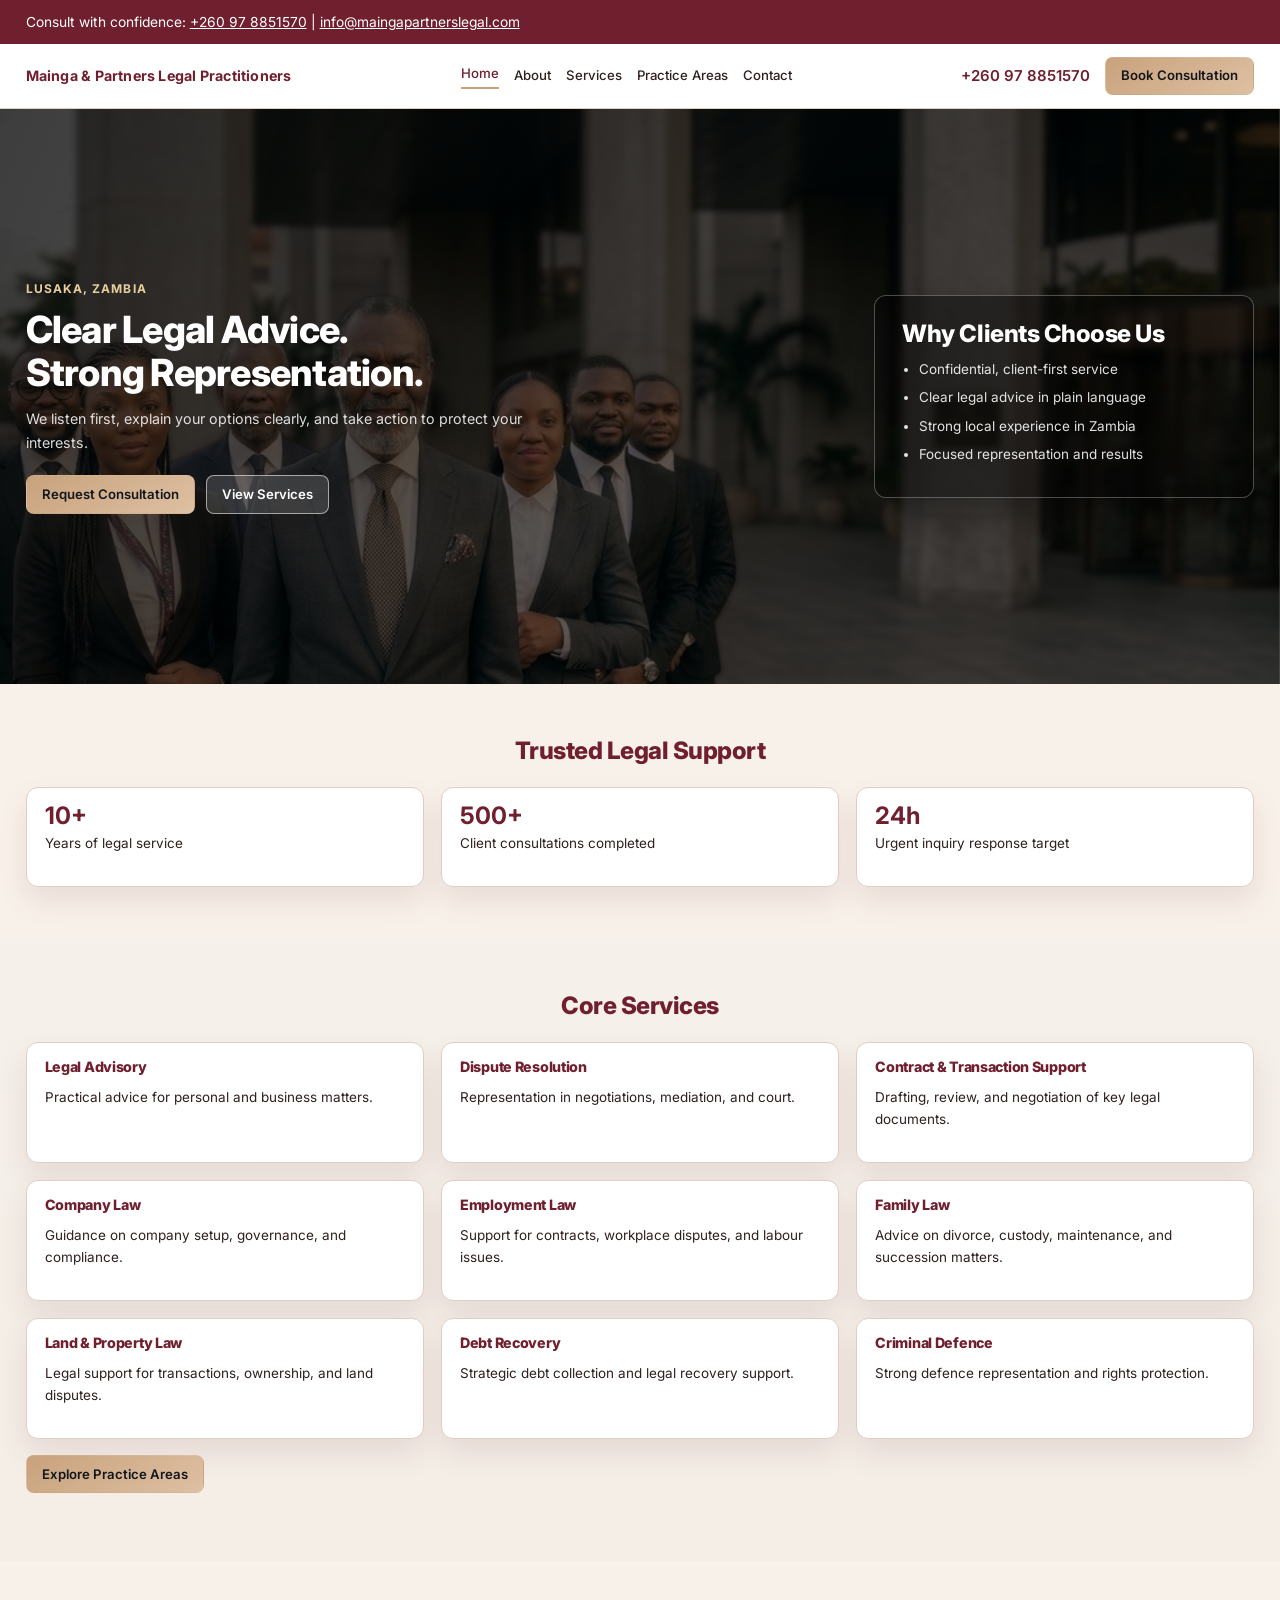
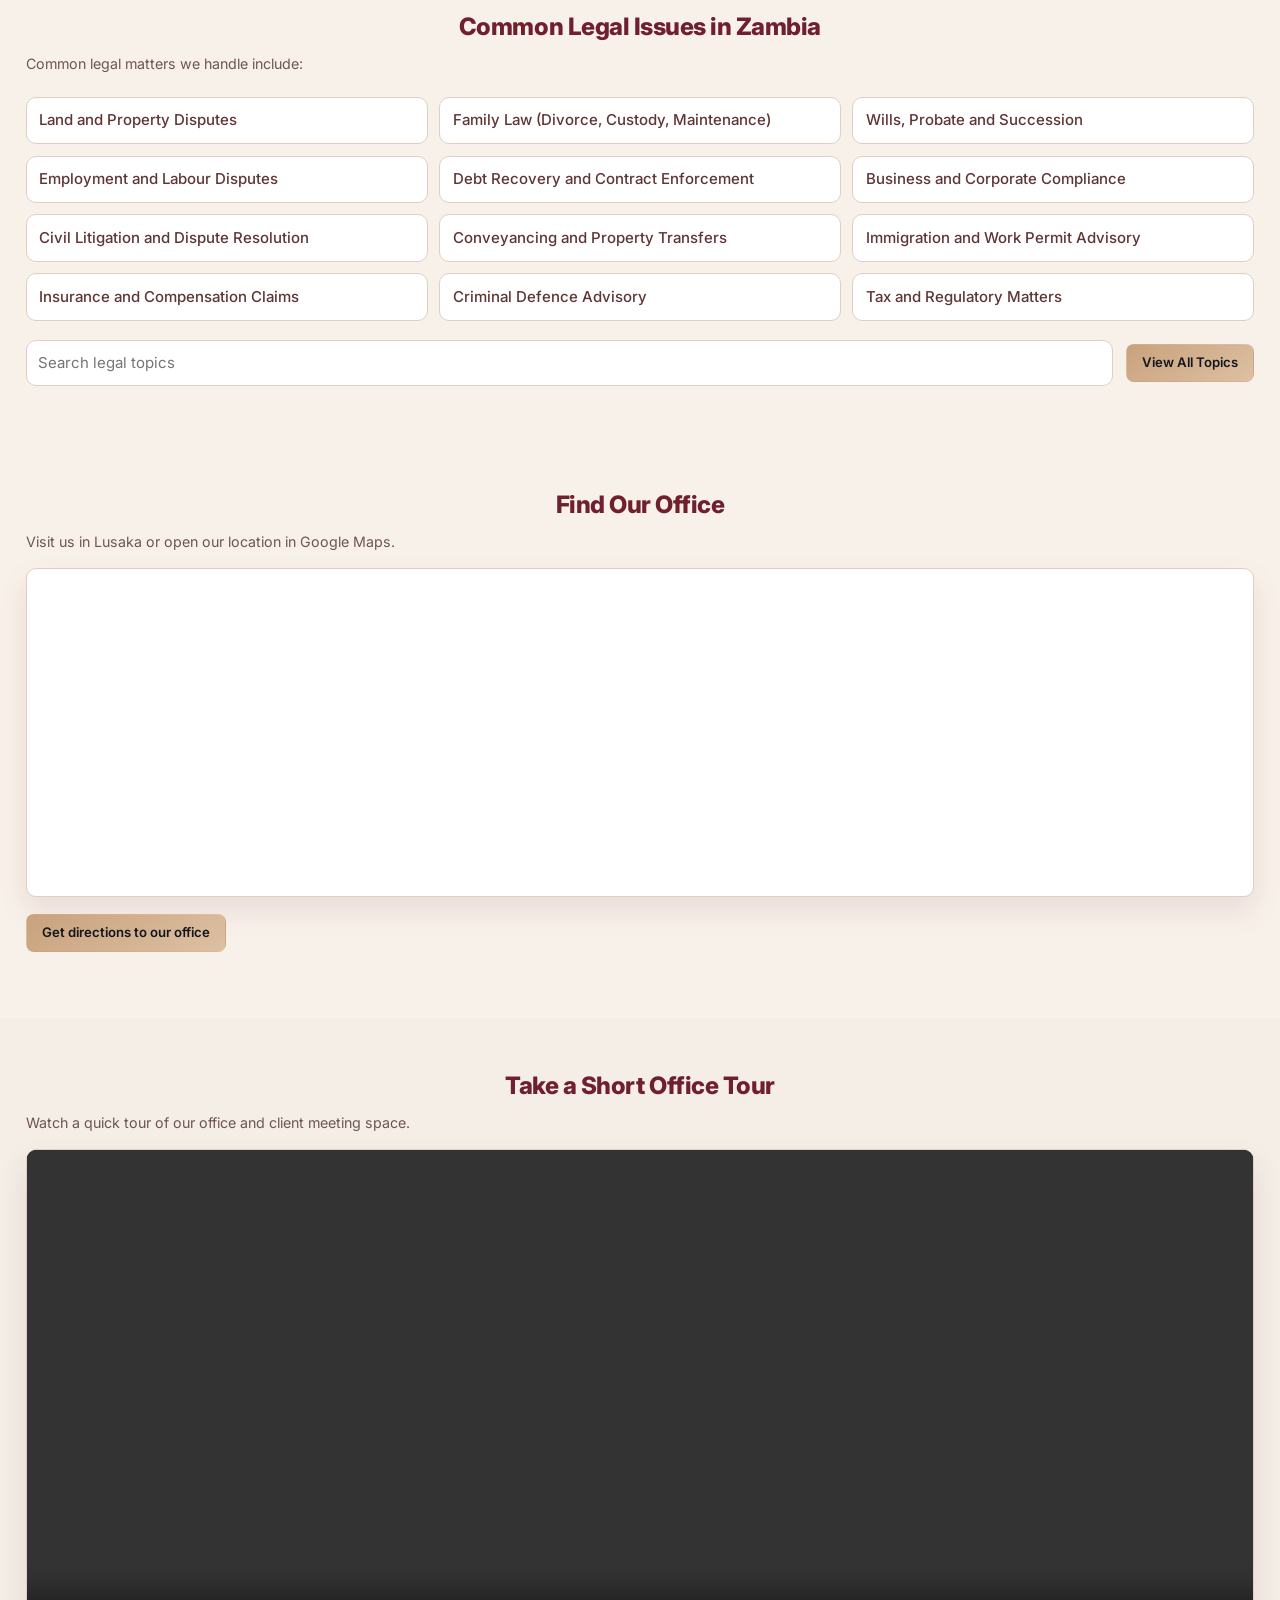
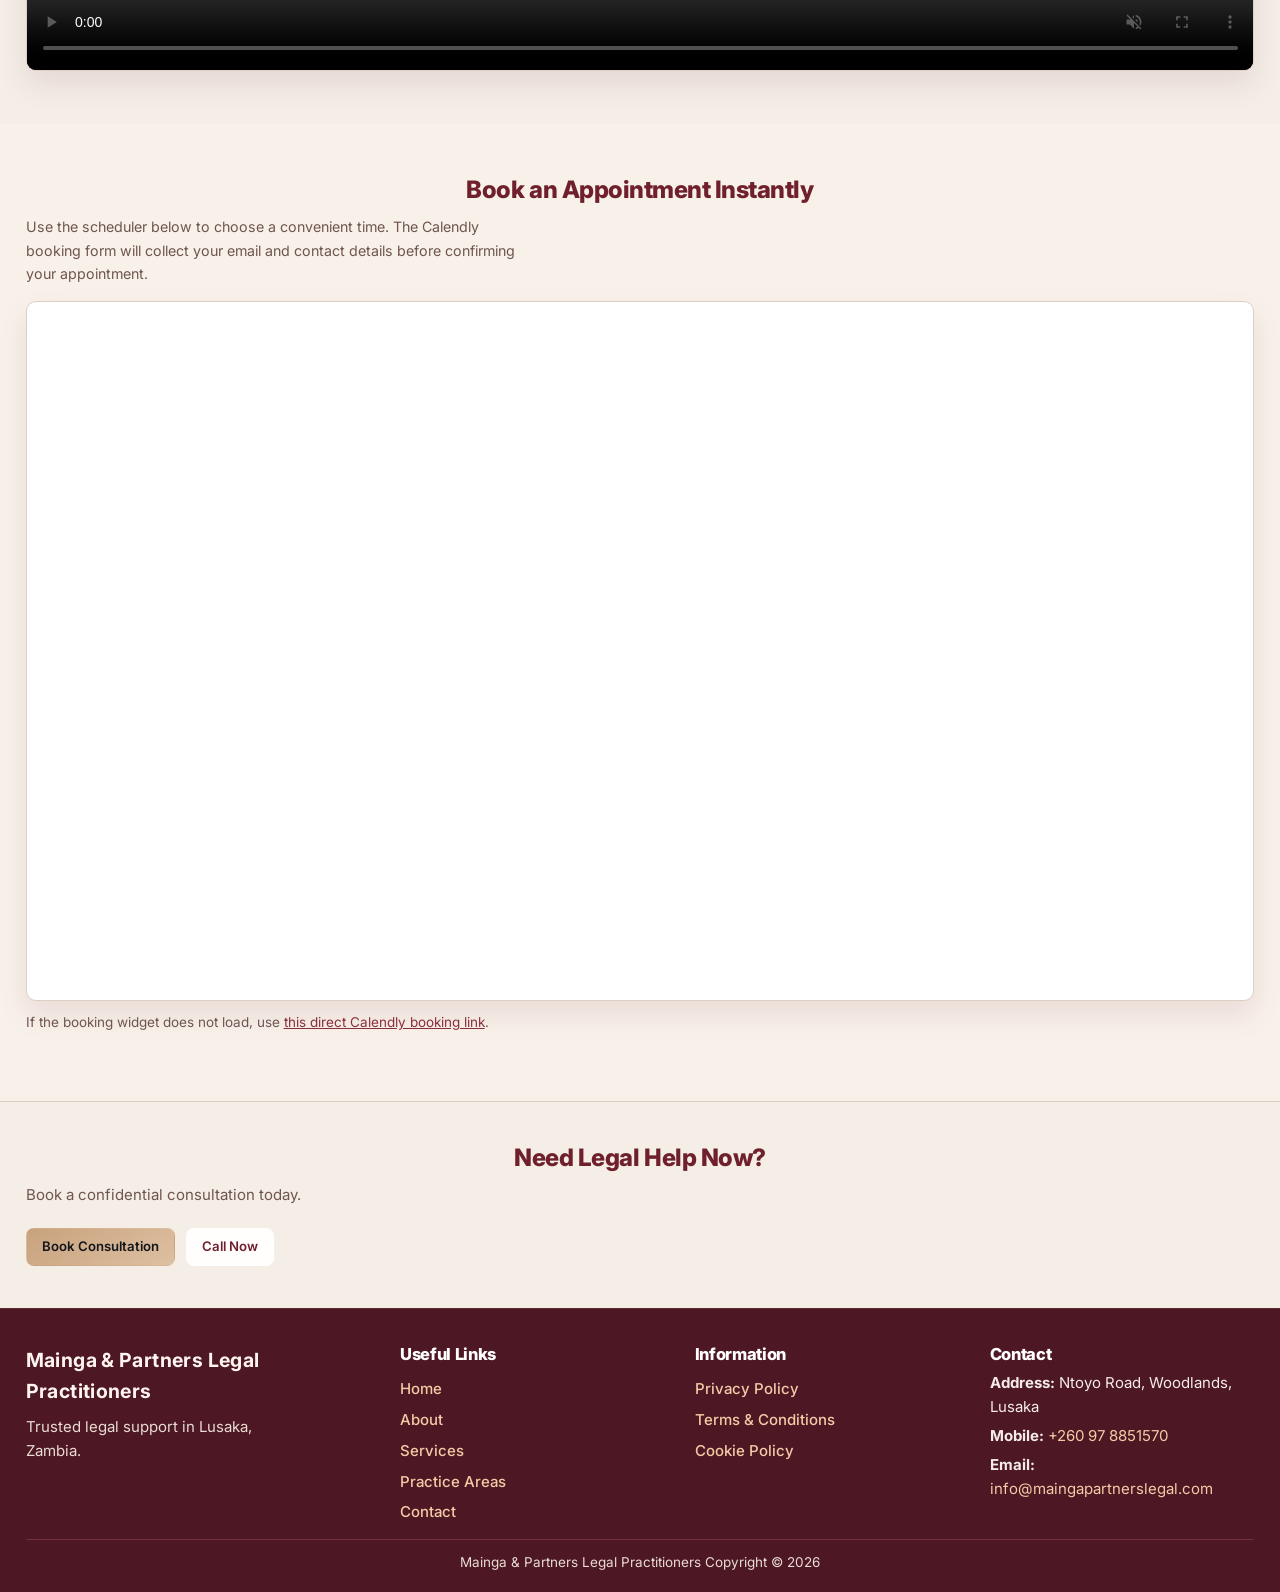
<file: index.html>
<!doctype html>
<html lang="en">
<head>
  <meta charset="UTF-8">
  <meta name="viewport" content="width=device-width, initial-scale=1.0">
  <title>Mainga & Partners Legal Practitioners | Trusted Lawyers in Lusaka</title>
  <meta name="description" content="Mainga & Partners Legal Practitioners provides clear, confidential legal support for individuals and businesses in Lusaka, Zambia.">
  <link rel="stylesheet" href="./styles.css?v=20260401-6">
</head>
<body>
  <a class="skip-link" href="#main-content">Skip to main content</a>

  <div class="top-contact-bar">
    <div class="container top-contact-inner">
      <p>Consult with confidence: <a href="tel:+260978851570">+260 97 8851570</a> | <a href="mailto:info@maingapartnerslegal.com">info@maingapartnerslegal.com</a></p>
    </div>
  </div>

  <header class="site-header" id="top">
    <div class="container header-inner">
      <a href="./index.html" class="logo" aria-label="Mainga & Partners Legal Practitioners home">Mainga & Partners Legal Practitioners</a>
      <button class="menu-toggle" aria-expanded="false" aria-controls="primary-nav">Menu</button>
      <nav class="primary-nav" id="primary-nav" aria-label="Primary">
        <a class="active" href="./index.html">Home</a>
        <a href="./about.html">About</a>
        <a href="./services.html">Services</a>
        <a href="./practice-areas.html">Practice Areas</a>
        <a href="./contact.html">Contact</a>
      </nav>
      <div class="header-actions">
        <a class="phone-link" href="tel:+260978851570">+260 97 8851570</a>
        <a class="btn btn-primary" href="./contact.html#contact-form-panel">Book Consultation</a>
      </div>
    </div>
  </header>

  <main id="main-content">
    <section class="hero">
      <div class="container">
        <div class="hero-grid">
          <div class="hero-copy">
            <p class="eyebrow">Lusaka, Zambia</p>
            <h1>Clear Legal Advice.<br>Strong Representation.</h1>
            <p class="hero-support">We listen first, explain your options clearly, and take action to protect your interests.</p>
            <div class="hero-cta-group">
              <a class="btn btn-primary" href="./contact.html#contact-form-panel">Request Consultation</a>
              <a class="btn btn-secondary" href="./services.html">View Services</a>
            </div>
          </div>
          <aside class="hero-card">
            <h2>Why Clients Choose Us</h2>
            <ul class="feature-list">
              <li>Confidential, client-first service</li>
              <li>Clear legal advice in plain language</li>
              <li>Strong local experience in Zambia</li>
              <li>Focused representation and results</li>
            </ul>
          </aside>
        </div>
      </div>
    </section>

    <section class="section section-muted">
      <div class="container">
        <h2>Trusted Legal Support</h2>
        <div class="stats-grid">
          <article class="stat-card">
            <p class="stat-value">10+</p>
            <p>Years of legal service</p>
          </article>
          <article class="stat-card">
            <p class="stat-value">500+</p>
            <p>Client consultations completed</p>
          </article>
          <article class="stat-card">
            <p class="stat-value">24h</p>
            <p>Urgent inquiry response target</p>
          </article>
        </div>
      </div>
    </section>

    <section class="section">
      <div class="container">
        <h2>Core Services</h2>
        <div class="card-grid">
          <article class="info-card">
            <h3>Legal Advisory</h3>
            <p>Practical advice for personal and business matters.</p>
          </article>
          <article class="info-card">
            <h3>Dispute Resolution</h3>
            <p>Representation in negotiations, mediation, and court.</p>
          </article>
          <article class="info-card">
            <h3>Contract & Transaction Support</h3>
            <p>Drafting, review, and negotiation of key legal documents.</p>
          </article>
          <article class="info-card">
            <h3>Company Law</h3>
            <p>Guidance on company setup, governance, and compliance.</p>
          </article>
          <article class="info-card">
            <h3>Employment Law</h3>
            <p>Support for contracts, workplace disputes, and labour issues.</p>
          </article>
          <article class="info-card">
            <h3>Family Law</h3>
            <p>Advice on divorce, custody, maintenance, and succession matters.</p>
          </article>
          <article class="info-card">
            <h3>Land & Property Law</h3>
            <p>Legal support for transactions, ownership, and land disputes.</p>
          </article>
          <article class="info-card">
            <h3>Debt Recovery</h3>
            <p>Strategic debt collection and legal recovery support.</p>
          </article>
          <article class="info-card">
            <h3>Criminal Defence</h3>
            <p>Strong defence representation and rights protection.</p>
          </article>
        </div>
        <p class="section-cta-inline"><a class="btn btn-primary" href="./practice-areas.html">Explore Practice Areas</a></p>
      </div>
    </section>

    <section class="section section-muted">
      <div class="container">
        <h2>Common Legal Issues in Zambia</h2>
        <p class="hero-support">Common legal matters we handle include:</p>
        <ul class="issues-grid">
          <li class="issue-item">Land and Property Disputes</li>
          <li class="issue-item">Family Law (Divorce, Custody, Maintenance)</li>
          <li class="issue-item">Wills, Probate and Succession</li>
          <li class="issue-item">Employment and Labour Disputes</li>
          <li class="issue-item">Debt Recovery and Contract Enforcement</li>
          <li class="issue-item">Business and Corporate Compliance</li>
          <li class="issue-item">Civil Litigation and Dispute Resolution</li>
          <li class="issue-item">Conveyancing and Property Transfers</li>
          <li class="issue-item">Immigration and Work Permit Advisory</li>
          <li class="issue-item">Insurance and Compensation Claims</li>
          <li class="issue-item">Criminal Defence Advisory</li>
          <li class="issue-item">Tax and Regulatory Matters</li>
        </ul>
        <div class="issues-actions">
          <input class="issues-search" type="search" placeholder="Search legal topics" aria-label="Search legal topics">
          <a class="btn btn-primary" href="./practice-areas.html">View All Topics</a>
        </div>
      </div>
    </section>

    <section class="section section-muted">
      <div class="container">
        <h2>Find Our Office</h2>
        <p class="hero-support">Visit us in Lusaka or open our location in Google Maps.</p>
        <div class="map-frame">
          <iframe
            title="Mainga and Partners Legal Practitioners location map"
            src="https://www.google.com/maps?q=Ntoyo+Road,+Woodlands,+Lusaka&z=17&output=embed"
            loading="lazy"
            referrerpolicy="no-referrer-when-downgrade"
            allowfullscreen></iframe>
        </div>
        <p class="section-cta-inline">
          <a class="btn btn-primary" href="https://www.google.com/maps/search/?api=1&query=Ntoyo+Road,+Woodlands,+Lusaka" target="_blank" rel="noopener noreferrer">Get directions to our office</a>
        </p>
      </div>
    </section>

    <section class="section" id="office-tour">
      <div class="container">
        <h2>Take a Short Office Tour</h2>
        <p class="hero-support">Watch a quick tour of our office and client meeting space.</p>
        <div class="video-panel">
          <video class="office-tour-video" controls muted playsinline preload="metadata">
            <source src="./Assets/linkedin-video.mp4" type="video/mp4">
            Your browser does not support HTML5 video playback.
          </video>
        </div>
      </div>
    </section>

    <section class="section section-muted" id="book-appointment">
      <div class="container">
        <h2>Book an Appointment Instantly</h2>
        <p class="hero-support">Use the scheduler below to choose a convenient time. The Calendly booking form will collect your email and contact details before confirming your appointment.</p>
        <div
          class="calendly-inline-widget"
          data-url="https://calendly.com/support-gymz/30min?hide_gdpr_banner=1"
          style="min-width:320px;height:700px;"></div>
        <p class="video-note">If the booking widget does not load, use <a href="https://calendly.com/support-gymz/30min" target="_blank" rel="noopener noreferrer">this direct Calendly booking link</a>.</p>
      </div>
    </section>

    <section class="section final-cta">
      <div class="container final-cta-inner">
        <h2>Need Legal Help Now?</h2>
        <p>Book a confidential consultation today.</p>
        <div class="hero-cta-group">
          <a class="btn btn-primary" href="./contact.html#contact-form-panel">Book Consultation</a>
          <a class="btn btn-secondary" href="tel:+260978851570">Call Now</a>
        </div>
      </div>
    </section>
  </main>

  <footer class="site-footer">
    <div class="container footer-grid">
      <div class="footer-brand">
        <a href="./index.html" class="logo">Mainga & Partners Legal Practitioners</a>
        <p>Trusted legal support in Lusaka, Zambia.</p>
      </div>
      <nav class="footer-links" aria-label="Useful links">
        <h3 class="footer-title">Useful Links</h3>
        <a href="./index.html">Home</a>
        <a href="./about.html">About</a>
        <a href="./services.html">Services</a>
        <a href="./practice-areas.html">Practice Areas</a>
        <a href="./contact.html">Contact</a>
      </nav>
      <nav class="footer-links" aria-label="Information links">
        <h3 class="footer-title">Information</h3>
        <a href="#">Privacy Policy</a>
        <a href="#">Terms & Conditions</a>
        <a href="#">Cookie Policy</a>
      </nav>
      <div>
        <h3 class="footer-title">Contact</h3>
        <p class="footer-contact-item"><strong>Address:</strong> Ntoyo Road, Woodlands, Lusaka</p>
        <p class="footer-contact-item"><strong>Mobile:</strong> <a href="tel:+260978851570">+260 97 8851570</a></p>
        <p class="footer-contact-item"><strong>Email:</strong> <a href="mailto:info@maingapartnerslegal.com">info@maingapartnerslegal.com</a></p>
      </div>
    </div>
    <div class="container footer-bottom">
      <p class="disclaimer">Mainga & Partners Legal Practitioners Copyright &copy; 2026</p>
    </div>
  </footer>

  <script>
    const menuToggle = document.querySelector(".menu-toggle");
    const nav = document.querySelector(".primary-nav");
    if (menuToggle && nav) {
      menuToggle.addEventListener("click", () => {
        const expanded = menuToggle.getAttribute("aria-expanded") === "true";
        menuToggle.setAttribute("aria-expanded", String(!expanded));
        nav.classList.toggle("nav-open");
      });
    }
  </script>
  <script src="https://assets.calendly.com/assets/external/widget.js" async></script>
</body>
</html>
</file>
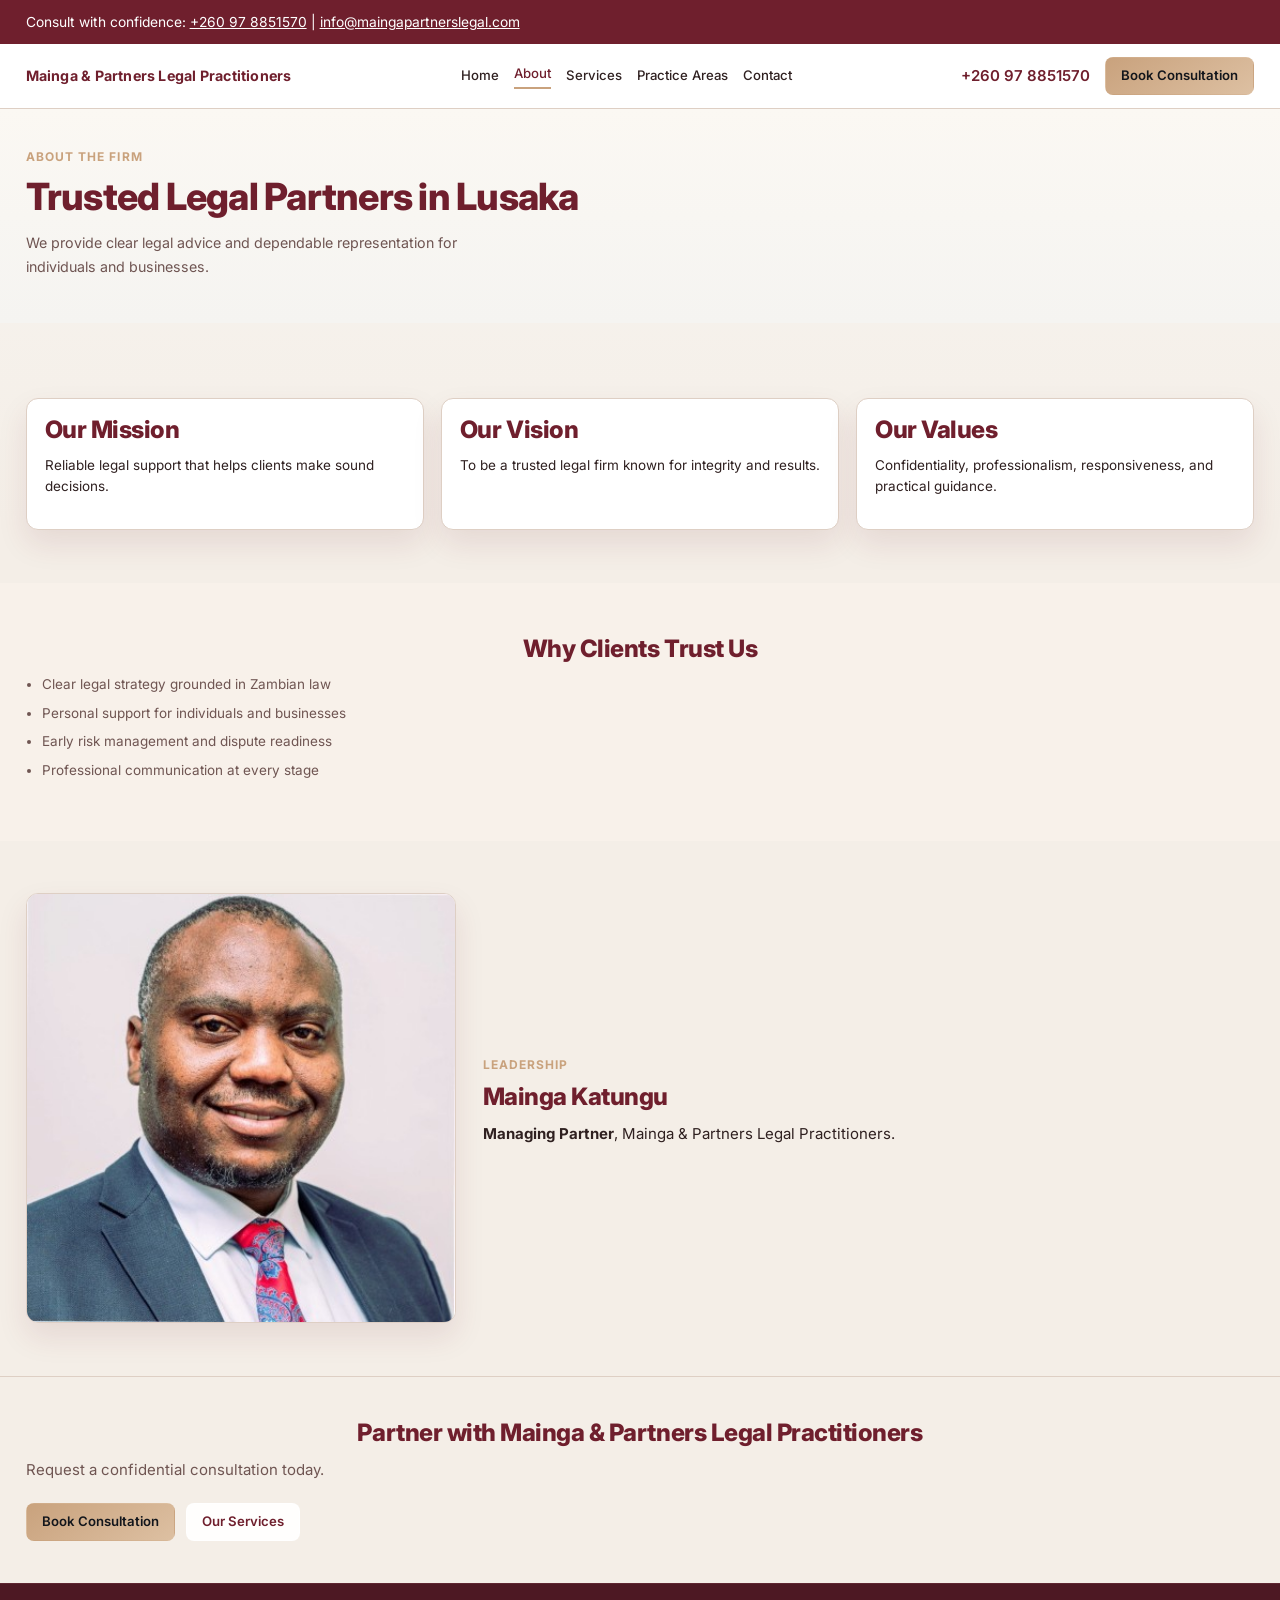
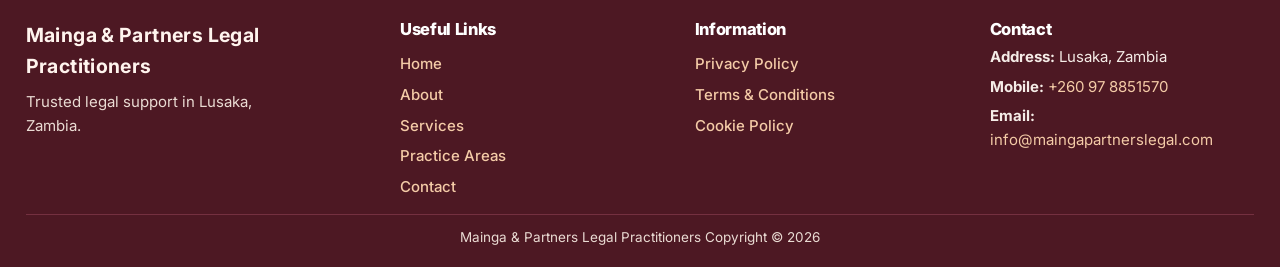
<file: about.html>
<!doctype html>
<html lang="en">
<head>
  <meta charset="UTF-8">
  <meta name="viewport" content="width=device-width, initial-scale=1.0">
  <title>About | Mainga & Partners Legal Practitioners</title>
  <meta name="description" content="Learn about Mainga & Partners Legal Practitioners, a client-focused law firm in Lusaka, Zambia.">
  <link rel="stylesheet" href="./styles.css?v=20260401-6">
</head>
<body>
  <a class="skip-link" href="#main-content">Skip to main content</a>

  <div class="top-contact-bar">
    <div class="container top-contact-inner">
      <p>Consult with confidence: <a href="tel:+260978851570">+260 97 8851570</a> | <a href="mailto:info@maingapartnerslegal.com">info@maingapartnerslegal.com</a></p>
    </div>
  </div>

  <header class="site-header">
    <div class="container header-inner">
      <a href="./index.html" class="logo" aria-label="Mainga & Partners Legal Practitioners home">Mainga & Partners Legal Practitioners</a>
      <button class="menu-toggle" aria-expanded="false" aria-controls="primary-nav">Menu</button>
      <nav class="primary-nav" id="primary-nav" aria-label="Primary">
        <a href="./index.html">Home</a>
        <a class="active" href="./about.html">About</a>
        <a href="./services.html">Services</a>
        <a href="./practice-areas.html">Practice Areas</a>
        <a href="./contact.html">Contact</a>
      </nav>
      <div class="header-actions">
        <a class="phone-link" href="tel:+260978851570">+260 97 8851570</a>
        <a class="btn btn-primary" href="./contact.html#contact-form-panel">Book Consultation</a>
      </div>
    </div>
  </header>

  <main id="main-content">
    <section class="section page-hero">
      <div class="container">
        <p class="eyebrow">About The Firm</p>
        <h1>Trusted Legal Partners in Lusaka</h1>
        <p class="hero-support">We provide clear legal advice and dependable representation for individuals and businesses.</p>
      </div>
    </section>

    <section class="section">
      <div class="container card-grid">
        <article class="info-card">
          <h2>Our Mission</h2>
          <p>Reliable legal support that helps clients make sound decisions.</p>
        </article>
        <article class="info-card">
          <h2>Our Vision</h2>
          <p>To be a trusted legal firm known for integrity and results.</p>
        </article>
        <article class="info-card">
          <h2>Our Values</h2>
          <p>Confidentiality, professionalism, responsiveness, and practical guidance.</p>
        </article>
      </div>
    </section>

    <section class="section section-muted">
      <div class="container">
        <h2>Why Clients Trust Us</h2>
        <ul class="feature-list">
          <li>Clear legal strategy grounded in Zambian law</li>
          <li>Personal support for individuals and businesses</li>
          <li>Early risk management and dispute readiness</li>
          <li>Professional communication at every stage</li>
        </ul>
      </div>
    </section>

    <section class="section">
      <div class="container leader-profile">
        <div class="leader-photo-wrap">
          <img class="leader-photo" src="./Assets/managing-partner.png" alt="Mainga Katungu, Managing Partner at Mainga and Partners Legal Practitioners">
        </div>
        <div class="leader-copy">
          <p class="eyebrow">Leadership</p>
          <h2>Mainga Katungu</h2>
          <p><strong>Managing Partner</strong>, Mainga &amp; Partners Legal Practitioners.</p>
        </div>
      </div>
    </section>

    <section class="section final-cta">
      <div class="container final-cta-inner">
        <h2>Partner with Mainga & Partners Legal Practitioners</h2>
        <p>Request a confidential consultation today.</p>
        <div class="hero-cta-group">
          <a class="btn btn-primary" href="./contact.html#contact-form-panel">Book Consultation</a>
          <a class="btn btn-secondary" href="./services.html">Our Services</a>
        </div>
      </div>
    </section>
  </main>

  <footer class="site-footer">
    <div class="container footer-grid">
      <div class="footer-brand">
        <a href="./index.html" class="logo">Mainga & Partners Legal Practitioners</a>
        <p>Trusted legal support in Lusaka, Zambia.</p>
      </div>
      <nav class="footer-links" aria-label="Useful links">
        <h3 class="footer-title">Useful Links</h3>
        <a href="./index.html">Home</a>
        <a href="./about.html">About</a>
        <a href="./services.html">Services</a>
        <a href="./practice-areas.html">Practice Areas</a>
        <a href="./contact.html">Contact</a>
      </nav>
      <nav class="footer-links" aria-label="Information links">
        <h3 class="footer-title">Information</h3>
        <a href="#">Privacy Policy</a>
        <a href="#">Terms & Conditions</a>
        <a href="#">Cookie Policy</a>
      </nav>
      <div>
        <h3 class="footer-title">Contact</h3>
        <p class="footer-contact-item"><strong>Address:</strong> Lusaka, Zambia</p>
        <p class="footer-contact-item"><strong>Mobile:</strong> <a href="tel:+260978851570">+260 97 8851570</a></p>
        <p class="footer-contact-item"><strong>Email:</strong> <a href="mailto:info@maingapartnerslegal.com">info@maingapartnerslegal.com</a></p>
      </div>
    </div>
    <div class="container footer-bottom">
      <p class="disclaimer">Mainga & Partners Legal Practitioners Copyright &copy; 2026</p>
    </div>
  </footer>

  <script>
    const menuToggle = document.querySelector(".menu-toggle");
    const nav = document.querySelector(".primary-nav");
    if (menuToggle && nav) {
      menuToggle.addEventListener("click", () => {
        const expanded = menuToggle.getAttribute("aria-expanded") === "true";
        menuToggle.setAttribute("aria-expanded", String(!expanded));
        nav.classList.toggle("nav-open");
      });
    }
  </script>
</body>
</html>
</file>
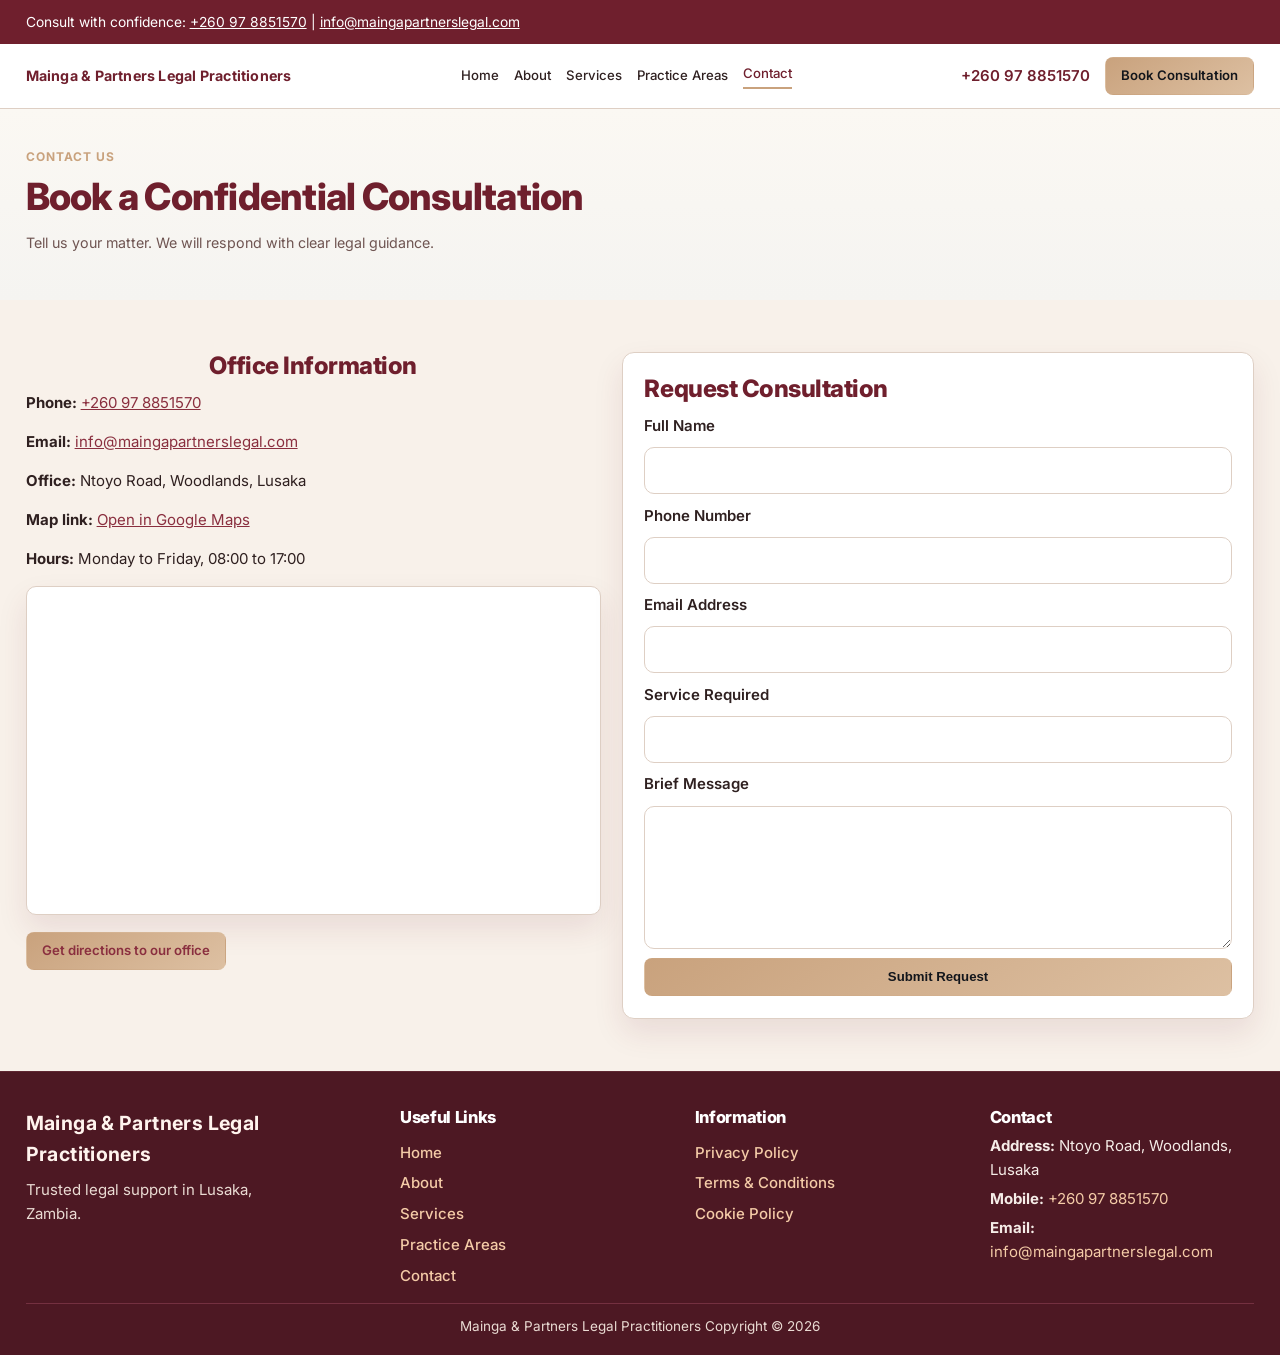
<file: contact.html>
<!doctype html>
<html lang="en">
<head>
  <meta charset="UTF-8">
  <meta name="viewport" content="width=device-width, initial-scale=1.0">
  <title>Contact | Mainga & Partners Legal Practitioners</title>
  <meta name="description" content="Contact Mainga & Partners Legal Practitioners in Lusaka for a confidential legal consultation.">
  <link rel="stylesheet" href="./styles.css?v=20260401-6">
</head>
<body>
  <a class="skip-link" href="#main-content">Skip to main content</a>

  <div class="top-contact-bar">
    <div class="container top-contact-inner">
      <p>Consult with confidence: <a href="tel:+260978851570">+260 97 8851570</a> | <a href="mailto:info@maingapartnerslegal.com">info@maingapartnerslegal.com</a></p>
    </div>
  </div>

  <header class="site-header">
    <div class="container header-inner">
      <a href="./index.html" class="logo" aria-label="Mainga & Partners Legal Practitioners home">Mainga & Partners Legal Practitioners</a>
      <button class="menu-toggle" aria-expanded="false" aria-controls="primary-nav">Menu</button>
      <nav class="primary-nav" id="primary-nav" aria-label="Primary">
        <a href="./index.html">Home</a>
        <a href="./about.html">About</a>
        <a href="./services.html">Services</a>
        <a href="./practice-areas.html">Practice Areas</a>
        <a class="active" href="./contact.html">Contact</a>
      </nav>
      <div class="header-actions">
        <a class="phone-link" href="tel:+260978851570">+260 97 8851570</a>
        <a class="btn btn-primary" href="#contact-form-panel">Book Consultation</a>
      </div>
    </div>
  </header>

  <main id="main-content">
    <section class="section page-hero">
      <div class="container">
        <p class="eyebrow">Contact Us</p>
        <h1>Book a Confidential Consultation</h1>
        <p class="hero-support">Tell us your matter. We will respond with clear legal guidance.</p>
      </div>
    </section>

    <section class="section section-muted">
      <div class="container contact-grid">
        <div class="contact-info">
          <h2>Office Information</h2>
          <p><strong>Phone:</strong> <a href="tel:+260978851570">+260 97 8851570</a></p>
          <p><strong>Email:</strong> <a href="mailto:info@maingapartnerslegal.com">info@maingapartnerslegal.com</a></p>
          <p><strong>Office:</strong> Ntoyo Road, Woodlands, Lusaka</p>
          <p><strong>Map link:</strong> <a href="https://www.google.com/maps/search/?api=1&query=Ntoyo+Road,+Woodlands,+Lusaka" target="_blank" rel="noopener noreferrer">Open in Google Maps</a></p>
          <p><strong>Hours:</strong> Monday to Friday, 08:00 to 17:00</p>
          <div class="map-frame">
            <iframe
              title="Mainga and Partners Legal Practitioners map"
              src="https://www.google.com/maps?q=Ntoyo+Road,+Woodlands,+Lusaka&z=17&output=embed"
              loading="lazy"
              referrerpolicy="no-referrer-when-downgrade"
              allowfullscreen></iframe>
          </div>
          <p class="section-cta-inline">
            <a class="btn btn-primary" href="https://www.google.com/maps/search/?api=1&query=Ntoyo+Road,+Woodlands,+Lusaka" target="_blank" rel="noopener noreferrer">Get directions to our office</a>
          </p>
        </div>

        <div class="contact-panel" id="contact-form-panel">
          <h2>Request Consultation</h2>
          <form class="contact-form" action="#" method="post">
            <label for="name">Full Name</label>
            <input id="name" name="name" type="text" required>

            <label for="phone">Phone Number</label>
            <input id="phone" name="phone" type="tel" required>

            <label for="email">Email Address</label>
            <input id="email" name="email" type="email" required>

            <label for="service">Service Required</label>
            <input id="service" name="service" type="text" required>

            <label for="message">Brief Message</label>
            <textarea id="message" name="message" rows="5" required></textarea>

            <button class="btn btn-primary" type="submit">Submit Request</button>
          </form>
        </div>
      </div>
    </section>
  </main>

  <footer class="site-footer">
    <div class="container footer-grid">
      <div class="footer-brand">
        <a href="./index.html" class="logo">Mainga & Partners Legal Practitioners</a>
        <p>Trusted legal support in Lusaka, Zambia.</p>
      </div>
      <nav class="footer-links" aria-label="Useful links">
        <h3 class="footer-title">Useful Links</h3>
        <a href="./index.html">Home</a>
        <a href="./about.html">About</a>
        <a href="./services.html">Services</a>
        <a href="./practice-areas.html">Practice Areas</a>
        <a href="./contact.html">Contact</a>
      </nav>
      <nav class="footer-links" aria-label="Information links">
        <h3 class="footer-title">Information</h3>
        <a href="#">Privacy Policy</a>
        <a href="#">Terms & Conditions</a>
        <a href="#">Cookie Policy</a>
      </nav>
      <div>
        <h3 class="footer-title">Contact</h3>
        <p class="footer-contact-item"><strong>Address:</strong> Ntoyo Road, Woodlands, Lusaka</p>
        <p class="footer-contact-item"><strong>Mobile:</strong> <a href="tel:+260978851570">+260 97 8851570</a></p>
        <p class="footer-contact-item"><strong>Email:</strong> <a href="mailto:info@maingapartnerslegal.com">info@maingapartnerslegal.com</a></p>
      </div>
    </div>
    <div class="container footer-bottom">
      <p class="disclaimer">Mainga & Partners Legal Practitioners Copyright &copy; 2026</p>
    </div>
  </footer>

  <script>
    const menuToggle = document.querySelector(".menu-toggle");
    const nav = document.querySelector(".primary-nav");
    if (menuToggle && nav) {
      menuToggle.addEventListener("click", () => {
        const expanded = menuToggle.getAttribute("aria-expanded") === "true";
        menuToggle.setAttribute("aria-expanded", String(!expanded));
        nav.classList.toggle("nav-open");
      });
    }
  </script>
</body>
</html>
</file>
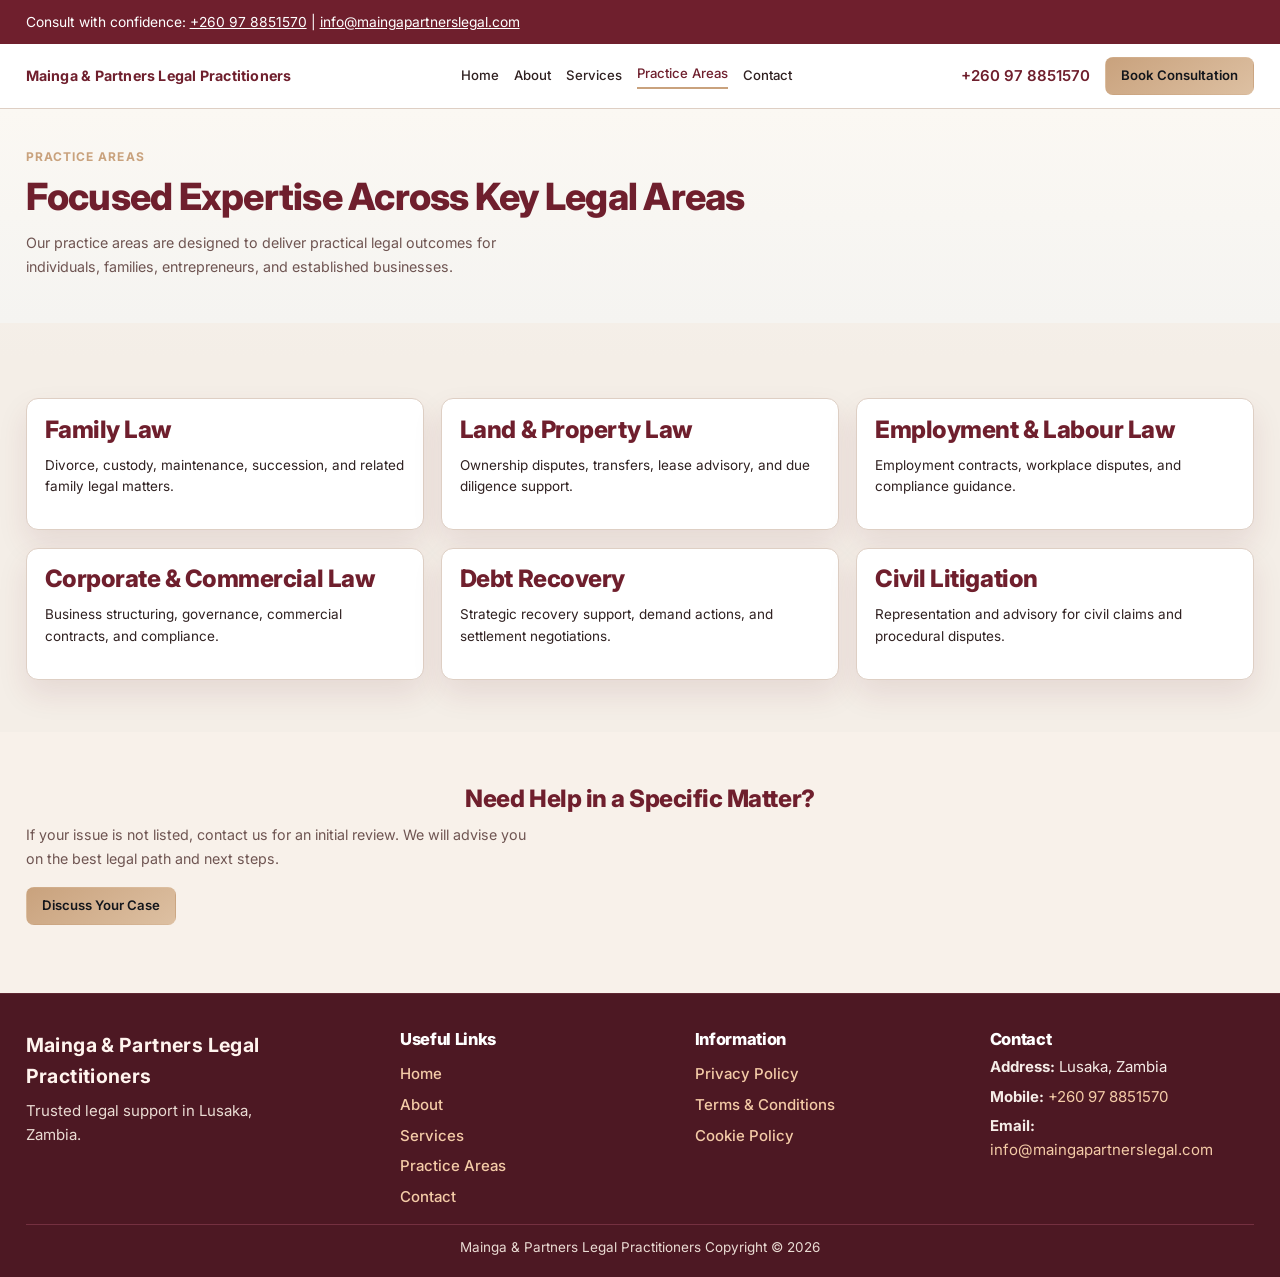
<file: practice-areas.html>
<!doctype html>
<html lang="en">
<head>
  <meta charset="UTF-8">
  <meta name="viewport" content="width=device-width, initial-scale=1.0">
  <title>Practice Areas | Mainga & Partners Legal Practitioners</title>
  <meta name="description" content="Practice areas at Mainga & Partners Legal Practitioners: property, family, employment, corporate, and dispute resolution in Lusaka, Zambia.">
  <link rel="stylesheet" href="./styles.css?v=20260401-6">
</head>
<body>
  <a class="skip-link" href="#main-content">Skip to main content</a>

  <div class="top-contact-bar">
    <div class="container top-contact-inner">
      <p>Consult with confidence: <a href="tel:+260978851570">+260 97 8851570</a> | <a href="mailto:info@maingapartnerslegal.com">info@maingapartnerslegal.com</a></p>
    </div>
  </div>

  <header class="site-header">
    <div class="container header-inner">
      <a href="./index.html" class="logo" aria-label="Mainga & Partners Legal Practitioners home">Mainga & Partners Legal Practitioners</a>
      <button class="menu-toggle" aria-expanded="false" aria-controls="primary-nav">Menu</button>
      <nav class="primary-nav" id="primary-nav" aria-label="Primary">
        <a href="./index.html">Home</a>
        <a href="./about.html">About</a>
        <a href="./services.html">Services</a>
        <a class="active" href="./practice-areas.html">Practice Areas</a>
        <a href="./contact.html">Contact</a>
      </nav>
      <div class="header-actions">
        <a class="phone-link" href="tel:+260978851570">+260 97 8851570</a>
        <a class="btn btn-primary" href="./contact.html#contact-form-panel">Book Consultation</a>
      </div>
    </div>
  </header>

  <main id="main-content">
    <section class="section page-hero">
      <div class="container">
        <p class="eyebrow">Practice Areas</p>
        <h1>Focused Expertise Across Key Legal Areas</h1>
        <p class="hero-support">Our practice areas are designed to deliver practical legal outcomes for individuals, families, entrepreneurs, and established businesses.</p>
      </div>
    </section>

    <section class="section">
      <div class="container card-grid">
        <article class="info-card"><h2>Family Law</h2><p>Divorce, custody, maintenance, succession, and related family legal matters.</p></article>
        <article class="info-card"><h2>Land & Property Law</h2><p>Ownership disputes, transfers, lease advisory, and due diligence support.</p></article>
        <article class="info-card"><h2>Employment & Labour Law</h2><p>Employment contracts, workplace disputes, and compliance guidance.</p></article>
        <article class="info-card"><h2>Corporate & Commercial Law</h2><p>Business structuring, governance, commercial contracts, and compliance.</p></article>
        <article class="info-card"><h2>Debt Recovery</h2><p>Strategic recovery support, demand actions, and settlement negotiations.</p></article>
        <article class="info-card"><h2>Civil Litigation</h2><p>Representation and advisory for civil claims and procedural disputes.</p></article>
      </div>
    </section>

    <section class="section section-muted">
      <div class="container">
        <h2>Need Help in a Specific Matter?</h2>
        <p class="hero-support">If your issue is not listed, contact us for an initial review. We will advise you on the best legal path and next steps.</p>
        <p class="section-cta-inline">
          <a class="btn btn-primary" href="./contact.html#contact-form-panel">Discuss Your Case</a>
        </p>
      </div>
    </section>
  </main>

  <footer class="site-footer">
    <div class="container footer-grid">
      <div class="footer-brand">
        <a href="./index.html" class="logo">Mainga & Partners Legal Practitioners</a>
        <p>Trusted legal support in Lusaka, Zambia.</p>
      </div>
      <nav class="footer-links" aria-label="Useful links">
        <h3 class="footer-title">Useful Links</h3>
        <a href="./index.html">Home</a>
        <a href="./about.html">About</a>
        <a href="./services.html">Services</a>
        <a href="./practice-areas.html">Practice Areas</a>
        <a href="./contact.html">Contact</a>
      </nav>
      <nav class="footer-links" aria-label="Information links">
        <h3 class="footer-title">Information</h3>
        <a href="#">Privacy Policy</a>
        <a href="#">Terms & Conditions</a>
        <a href="#">Cookie Policy</a>
      </nav>
      <div>
        <h3 class="footer-title">Contact</h3>
        <p class="footer-contact-item"><strong>Address:</strong> Lusaka, Zambia</p>
        <p class="footer-contact-item"><strong>Mobile:</strong> <a href="tel:+260978851570">+260 97 8851570</a></p>
        <p class="footer-contact-item"><strong>Email:</strong> <a href="mailto:info@maingapartnerslegal.com">info@maingapartnerslegal.com</a></p>
      </div>
    </div>
    <div class="container footer-bottom">
      <p class="disclaimer">Mainga & Partners Legal Practitioners Copyright &copy; 2026</p>
    </div>
  </footer>

  <script>
    const menuToggle = document.querySelector(".menu-toggle");
    const nav = document.querySelector(".primary-nav");
    if (menuToggle && nav) {
      menuToggle.addEventListener("click", () => {
        const expanded = menuToggle.getAttribute("aria-expanded") === "true";
        menuToggle.setAttribute("aria-expanded", String(!expanded));
        nav.classList.toggle("nav-open");
      });
    }
  </script>
</body>
</html>
</file>
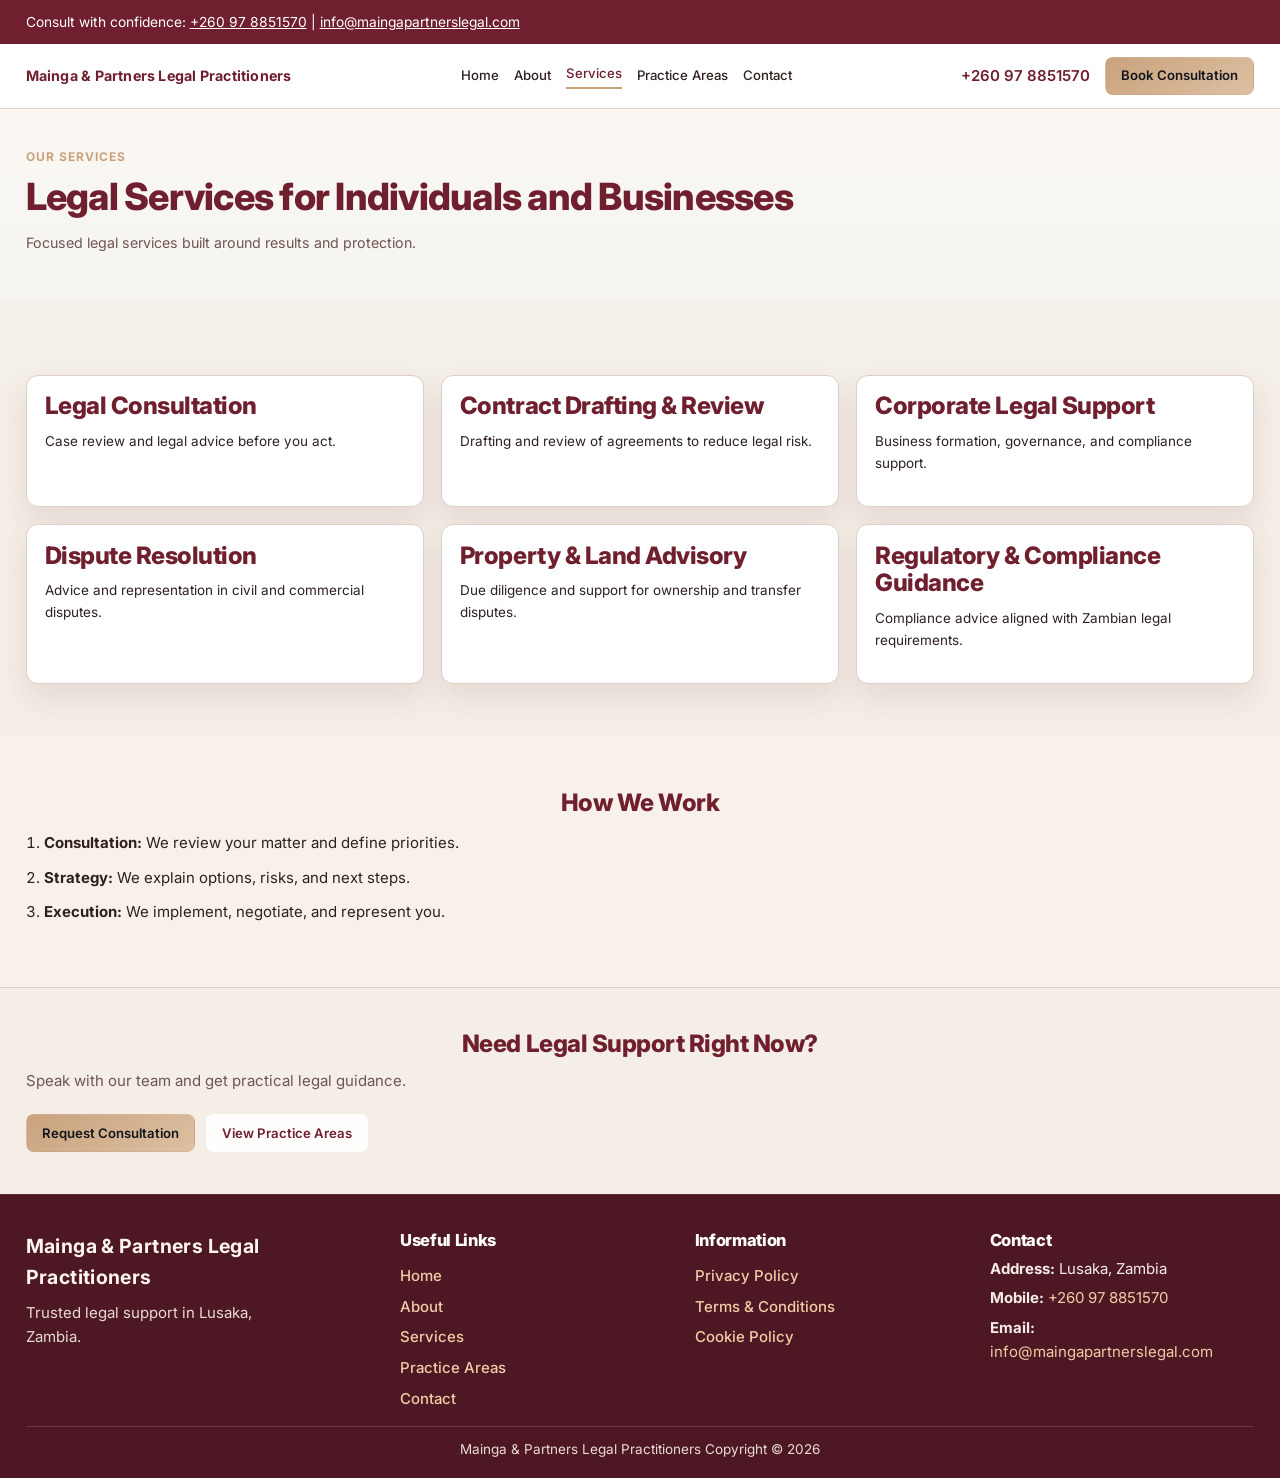
<file: services.html>
<!doctype html>
<html lang="en">
<head>
  <meta charset="UTF-8">
  <meta name="viewport" content="width=device-width, initial-scale=1.0">
  <title>Services | Mainga & Partners Legal Practitioners</title>
  <meta name="description" content="Explore legal services offered by Mainga & Partners Legal Practitioners in Lusaka, Zambia.">
  <link rel="stylesheet" href="./styles.css?v=20260401-6">
</head>
<body>
  <a class="skip-link" href="#main-content">Skip to main content</a>

  <div class="top-contact-bar">
    <div class="container top-contact-inner">
      <p>Consult with confidence: <a href="tel:+260978851570">+260 97 8851570</a> | <a href="mailto:info@maingapartnerslegal.com">info@maingapartnerslegal.com</a></p>
    </div>
  </div>

  <header class="site-header">
    <div class="container header-inner">
      <a href="./index.html" class="logo" aria-label="Mainga & Partners Legal Practitioners home">Mainga & Partners Legal Practitioners</a>
      <button class="menu-toggle" aria-expanded="false" aria-controls="primary-nav">Menu</button>
      <nav class="primary-nav" id="primary-nav" aria-label="Primary">
        <a href="./index.html">Home</a>
        <a href="./about.html">About</a>
        <a class="active" href="./services.html">Services</a>
        <a href="./practice-areas.html">Practice Areas</a>
        <a href="./contact.html">Contact</a>
      </nav>
      <div class="header-actions">
        <a class="phone-link" href="tel:+260978851570">+260 97 8851570</a>
        <a class="btn btn-primary" href="./contact.html#contact-form-panel">Book Consultation</a>
      </div>
    </div>
  </header>

  <main id="main-content">
    <section class="section page-hero">
      <div class="container">
        <p class="eyebrow">Our Services</p>
        <h1>Legal Services for Individuals and Businesses</h1>
        <p class="hero-support">Focused legal services built around results and protection.</p>
      </div>
    </section>

    <section class="section">
      <div class="container card-grid">
        <article class="info-card">
          <h2>Legal Consultation</h2>
          <p>Case review and legal advice before you act.</p>
        </article>
        <article class="info-card">
          <h2>Contract Drafting & Review</h2>
          <p>Drafting and review of agreements to reduce legal risk.</p>
        </article>
        <article class="info-card">
          <h2>Corporate Legal Support</h2>
          <p>Business formation, governance, and compliance support.</p>
        </article>
        <article class="info-card">
          <h2>Dispute Resolution</h2>
          <p>Advice and representation in civil and commercial disputes.</p>
        </article>
        <article class="info-card">
          <h2>Property & Land Advisory</h2>
          <p>Due diligence and support for ownership and transfer disputes.</p>
        </article>
        <article class="info-card">
          <h2>Regulatory & Compliance Guidance</h2>
          <p>Compliance advice aligned with Zambian legal requirements.</p>
        </article>
      </div>
    </section>

    <section class="section section-muted">
      <div class="container">
        <h2>How We Work</h2>
        <ol class="steps-list">
          <li><strong>Consultation:</strong> We review your matter and define priorities.</li>
          <li><strong>Strategy:</strong> We explain options, risks, and next steps.</li>
          <li><strong>Execution:</strong> We implement, negotiate, and represent you.</li>
        </ol>
      </div>
    </section>

    <section class="section final-cta">
      <div class="container final-cta-inner">
        <h2>Need Legal Support Right Now?</h2>
        <p>Speak with our team and get practical legal guidance.</p>
        <div class="hero-cta-group">
          <a class="btn btn-primary" href="./contact.html#contact-form-panel">Request Consultation</a>
          <a class="btn btn-secondary" href="./practice-areas.html">View Practice Areas</a>
        </div>
      </div>
    </section>
  </main>

  <footer class="site-footer">
    <div class="container footer-grid">
      <div class="footer-brand">
        <a href="./index.html" class="logo">Mainga & Partners Legal Practitioners</a>
        <p>Trusted legal support in Lusaka, Zambia.</p>
      </div>
      <nav class="footer-links" aria-label="Useful links">
        <h3 class="footer-title">Useful Links</h3>
        <a href="./index.html">Home</a>
        <a href="./about.html">About</a>
        <a href="./services.html">Services</a>
        <a href="./practice-areas.html">Practice Areas</a>
        <a href="./contact.html">Contact</a>
      </nav>
      <nav class="footer-links" aria-label="Information links">
        <h3 class="footer-title">Information</h3>
        <a href="#">Privacy Policy</a>
        <a href="#">Terms & Conditions</a>
        <a href="#">Cookie Policy</a>
      </nav>
      <div>
        <h3 class="footer-title">Contact</h3>
        <p class="footer-contact-item"><strong>Address:</strong> Lusaka, Zambia</p>
        <p class="footer-contact-item"><strong>Mobile:</strong> <a href="tel:+260978851570">+260 97 8851570</a></p>
        <p class="footer-contact-item"><strong>Email:</strong> <a href="mailto:info@maingapartnerslegal.com">info@maingapartnerslegal.com</a></p>
      </div>
    </div>
    <div class="container footer-bottom">
      <p class="disclaimer">Mainga & Partners Legal Practitioners Copyright &copy; 2026</p>
    </div>
  </footer>

  <script>
    const menuToggle = document.querySelector(".menu-toggle");
    const nav = document.querySelector(".primary-nav");
    if (menuToggle && nav) {
      menuToggle.addEventListener("click", () => {
        const expanded = menuToggle.getAttribute("aria-expanded") === "true";
        menuToggle.setAttribute("aria-expanded", String(!expanded));
        nav.classList.toggle("nav-open");
      });
    }
  </script>
</body>
</html>
</file>
<file: styles.css>
@import url("https://fonts.googleapis.com/css2?family=Inter:wght@400;500;600;700;800&display=swap");

:root {
  --bg: #f4eee7;
  --surface: #ffffff;
  --surface-muted: #f8f1ea;
  --text: #2f2020;
  --text-muted: #6f5552;
  --border: #decfc4;
  --brand: #6f1f2d;
  --brand-soft: #8a2f3f;
  --gold: #c9a27d;
  --gold-soft: #ddc0a2;
  --radius: 12px;
  --shadow: 0 14px 30px rgba(111, 31, 45, 0.1);
}

*,
*::before,
*::after {
  box-sizing: border-box;
}

html {
  scroll-behavior: smooth;
  font-size: 15px;
}

body {
  margin: 0;
  font-family: "Inter", "Segoe UI", Tahoma, Geneva, Verdana, sans-serif;
  color: var(--text);
  background: linear-gradient(180deg, #f8f6f2 0%, var(--bg) 28%);
  line-height: 1.6;
}

.container {
  width: min(1280px, 96%);
  margin-inline: auto;
  padding-inline: 0;
}

.skip-link {
  position: absolute;
  left: -9999px;
  top: 0;
}

.skip-link:focus {
  left: 1rem;
  top: 1rem;
  background: #fff;
  color: var(--brand);
  border: 1px solid var(--brand);
  border-radius: 8px;
  padding: 0.55rem 0.8rem;
}

a {
  color: var(--brand-soft);
}

a:focus-visible,
button:focus-visible,
input:focus-visible,
textarea:focus-visible {
  outline: 2px solid var(--gold);
  outline-offset: 2px;
}

.top-contact-bar {
  background: var(--brand);
  color: #fff;
  font-size: 0.92rem;
}

.top-contact-inner {
  min-height: 44px;
  display: flex;
  align-items: center;
}

.top-contact-inner p {
  margin: 0;
}

.top-contact-inner a {
  color: #fff;
  text-decoration: underline;
}

.site-header {
  position: sticky;
  top: 0;
  z-index: 10;
  background: rgba(255, 255, 255, 0.96);
  backdrop-filter: blur(8px);
  border-bottom: 1px solid var(--border);
}

.header-inner {
  display: flex;
  align-items: center;
  justify-content: space-between;
  gap: 1.4rem;
  min-height: 64px;
}

.logo {
  text-decoration: none;
  color: var(--brand);
  font-weight: 700;
  font-size: 0.95rem;
  letter-spacing: 0.015em;
}

.primary-nav {
  display: none;
  gap: 1rem;
  font-size: 0.88rem;
}

.primary-nav a,
.footer-links a {
  text-decoration: none;
  color: var(--text);
  font-weight: 500;
}

.primary-nav a.active {
  color: var(--brand);
  border-bottom: 2px solid var(--gold);
  padding-bottom: 0.2rem;
}

.menu-toggle {
  border: 1px solid var(--border);
  background: #fff;
  color: var(--text);
  padding: 0.55rem 0.82rem;
  border-radius: 8px;
}

.header-actions {
  display: none;
  align-items: center;
  gap: 1rem;
}

.phone-link {
  color: var(--brand);
  text-decoration: none;
  font-weight: 600;
  white-space: nowrap;
}

.btn {
  display: inline-flex;
  justify-content: center;
  align-items: center;
  min-height: 38px;
  padding: 0.5rem 1rem;
  border-radius: 8px;
  text-decoration: none;
  font-weight: 600;
  font-size: 0.88rem;
  border: 1px solid transparent;
  cursor: pointer;
  transition: 180ms ease;
}

.btn-primary {
  background: linear-gradient(145deg, var(--gold), var(--gold-soft));
  color: #13161c;
}

.btn-primary:hover,
.btn-primary:focus-visible {
  transform: translateY(-1px);
}

.btn-secondary {
  background: rgba(255,255,255,0.92);
  color: var(--brand);
  border-color: rgba(255,255,255,0.6);
}

.hero .btn-secondary {
  background: rgba(255,255,255,0.15);
  color: #fff;
  border-color: rgba(255,255,255,0.55);
}

.section {
  padding: 3.5rem 0;
}

.section-muted {
  background: var(--surface-muted);
}

h1,
h2,
h3 {
  margin: 0 0 0.75rem;
  line-height: 1.15;
  font-family: "Inter", "Segoe UI", Tahoma, Geneva, Verdana, sans-serif;
  font-weight: 800;
  letter-spacing: -0.02em;
  color: var(--brand);
}

main h2 {
  text-align: center;
}

main .hero-card h2,
main .info-card h2,
main .contact-panel h2 {
  text-align: left;
}

h1 {
  font-size: clamp(1.7rem, 3.5vw, 2.5rem);
  margin-bottom: 0.9rem;
}

h2 {
  font-size: clamp(1.15rem, 2.2vw, 1.6rem);
}

h3 {
  font-size: 0.95rem;
}

p {
  margin: 0 0 1rem;
}

.eyebrow {
  color: var(--gold);
  text-transform: uppercase;
  letter-spacing: 0.09em;
  font-size: 0.8rem;
  font-weight: 700;
  margin-bottom: 0.6rem;
}

.hero {
  background-image:
    linear-gradient(112deg, rgba(0, 0, 0, 0.76), rgba(0, 0, 0, 0.52)),
    url("./Assets/NewGroupPic.svg");
  background-size: cover;
  background-position: center 28%;
  background-repeat: no-repeat;
  color: #f8f6f2;
}

.hero h1,
.hero h2,
.hero h3 {
  color: #fff;
}

.hero .hero-subheadline,
.hero .hero-support {
  color: rgba(255, 255, 255, 0.85);
}

.hero .feature-list {
  color: rgba(255, 255, 255, 0.88);
}

.hero .eyebrow {
  color: #e7cf9d;
}

.hero .container {
  width: min(1280px, 96%);
  padding-top: 4.5rem;
  padding-bottom: 4.5rem;
}

.hero-grid {
  display: grid;
  grid-template-columns: 1fr;
  gap: 2rem;
  align-items: center;
  min-height: 440px;
}

.hero-subheadline {
  font-size: 1rem;
  max-width: 52ch;
}

.hero-support {
  color: var(--text-muted);
  max-width: 56ch;
  font-size: 0.95rem;
  line-height: 1.65;
}

.hero-card,
.info-card,
.stat-card,
.contact-panel {
  background: var(--surface);
  border: 1px solid var(--border);
  border-radius: var(--radius);
  box-shadow: var(--shadow);
}

.hero-card {
  padding: 1.6rem 1.8rem;
  background: transparent;
  border-color: transparent;
  box-shadow: none;
}

.hero .hero-card {
  background: rgba(0, 0, 0, 0.4);
  border: 1px solid rgba(255, 255, 255, 0.28);
  box-shadow: 0 18px 34px rgba(0, 0, 0, 0.35);
  backdrop-filter: blur(3px);
}

.hero .hero-card h2 {
  color: #ffffff;
}

.feature-list {
  margin: 0.6rem 0 0;
  padding-left: 1.1rem;
  color: var(--text-muted);
  font-size: 0.9rem;
}

.feature-list li {
  margin-bottom: 0.55rem;
  line-height: 1.5;
}

.hero-cta-group {
  display: flex;
  flex-direction: row;
  flex-wrap: wrap;
  gap: 0.75rem;
  margin-top: 1.4rem;
}

.stats-grid,
.card-grid {
  margin-top: 1.5rem;
  display: grid;
  grid-template-columns: 1fr;
  gap: 1.15rem;
}

.issues-grid {
  margin-top: 1.4rem;
  display: grid;
  grid-template-columns: 1fr;
  gap: 0.75rem;
  padding: 0;
}

.issue-item {
  list-style: none;
  background: #fff;
  border: 1px solid var(--border);
  border-radius: 10px;
  padding: 0.72rem 0.84rem;
  font-weight: 500;
  color: #5f3535;
}

.issues-actions {
  display: grid;
  grid-template-columns: 1fr;
  gap: 0.9rem;
  margin-top: 1.25rem;
}

.issues-search {
  width: 100%;
  border: 1px solid var(--border);
  border-radius: 10px;
  padding: 0.68rem 0.75rem;
  font: inherit;
  background: #fff;
}

.stat-card,
.info-card {
  padding: 1.1rem 1.2rem;
  font-size: 0.9rem;
}

.stat-value {
  margin: 0 0 0.3rem;
  color: var(--brand);
  font-size: 1.6rem;
  font-weight: 700;
  line-height: 1;
}

.steps-list {
  margin: 1rem 0 0;
  padding-left: 1.2rem;
  max-width: 70ch;
}

.steps-list li {
  margin-bottom: 0.7rem;
}

.section-cta-inline {
  margin-top: 1.1rem;
}

.page-hero {
  padding-top: 2.5rem;
  padding-bottom: 2rem;
  background: linear-gradient(180deg, #fbf8f3 0%, #f5f4f1 100%);
}

.contact-grid {
  display: grid;
  grid-template-columns: 1fr;
  gap: 1.4rem;
}

.contact-info a {
  color: var(--brand-soft);
}

.contact-panel {
  padding: 1.45rem;
}

.contact-form {
  display: grid;
  gap: 0.62rem;
}

.contact-form label {
  font-weight: 600;
}

.contact-form input,
.contact-form textarea {
  width: 100%;
  border: 1px solid var(--border);
  border-radius: 10px;
  padding: 0.7rem 0.75rem;
  font: inherit;
  background: #fff;
}

.leader-profile {
  display: grid;
  grid-template-columns: 1fr;
  gap: 1.25rem;
  align-items: center;
}

.leader-photo-wrap {
  background: #fff;
  border: 1px solid var(--border);
  border-radius: 12px;
  box-shadow: var(--shadow);
  overflow: hidden;
}

.leader-photo {
  width: 100%;
  max-width: 430px;
  display: block;
  margin: 0 auto;
}

.leader-copy h2,
.leader-copy .eyebrow {
  text-align: left;
}

.map-frame {
  margin-top: 1rem;
  border: 1px solid var(--border);
  border-radius: 10px;
  overflow: hidden;
  box-shadow: var(--shadow);
  background: #fff;
}

.map-frame iframe {
  width: 100%;
  min-height: 320px;
  border: 0;
}

.video-panel {
  margin-top: 1rem;
  background: #fff;
  border: 1px solid var(--border);
  border-radius: 10px;
  box-shadow: var(--shadow);
  overflow: hidden;
}

.office-tour-video {
  width: 100%;
  max-height: 520px;
  display: block;
  background: #000;
}

.video-note {
  margin-top: 0.75rem;
  font-size: 0.9rem;
  color: var(--text-muted);
}

.calendly-inline-widget {
  margin-top: 1rem;
  border: 1px solid var(--border);
  border-radius: 10px;
  box-shadow: var(--shadow);
  background: #fff;
  overflow: hidden;
}

.final-cta {
  border-top: 1px solid var(--border);
  padding-top: 2.8rem;
  padding-bottom: 2.8rem;
}

.final-cta-inner p {
  color: var(--text-muted);
}

.site-footer {
  border-top: 1px solid #5f2732;
  background: #4d1823;
  color: #f5ece7;
  padding: 2.4rem 0 1.2rem;
}

.footer-grid {
  display: grid;
  gap: 1.5rem;
  grid-template-columns: 1fr;
}

.footer-brand p {
  margin: 0.5rem 0 0;
  max-width: 26ch;
  color: #eadbd3;
}

.site-footer .logo {
  color: #fff4ee;
  font-size: 1.3rem;
  letter-spacing: 0.02em;
}

.site-footer .logo::first-letter {
  color: #f0c9a3;
}

.footer-links {
  display: flex;
  flex-direction: column;
  gap: 0.45rem;
}

.disclaimer {
  margin: 0;
  color: #eadbd3;
  font-size: 0.9rem;
}

.footer-title {
  color: #fff;
  margin-bottom: 0.45rem;
  font-size: 1.1rem;
}

.site-footer a {
  color: #f4cba7;
  text-decoration: none;
}

.site-footer a:hover {
  text-decoration: underline;
}

.footer-contact-item {
  margin-bottom: 0.35rem;
}

.footer-bottom {
  border-top: 1px solid #743040;
  margin-top: 1rem;
  padding-top: 0.8rem;
  text-align: center;
}

.primary-nav.nav-open {
  display: flex;
  flex-direction: column;
  position: absolute;
  left: 4%;
  right: 4%;
  top: 84px;
  background: #fff;
  border: 1px solid var(--border);
  border-radius: var(--radius);
  padding: 0.85rem;
  box-shadow: var(--shadow);
}

@media (min-width: 760px) {
  .menu-toggle {
    display: none;
  }

  .primary-nav {
    display: flex;
    align-items: center;
  }

  .header-actions {
    display: flex;
  }

  .hero-grid {
    grid-template-columns: 1fr 380px;
    align-items: center;
    gap: 3rem;
  }

  .hero-cta-group {
    align-items: center;
  }

  .stats-grid {
    grid-template-columns: repeat(3, minmax(0, 1fr));
  }

  .card-grid {
    grid-template-columns: repeat(2, minmax(0, 1fr));
  }

  .issues-grid {
    grid-template-columns: repeat(2, minmax(0, 1fr));
  }

  .issues-actions {
    grid-template-columns: 1fr auto;
    align-items: center;
  }

  .contact-grid {
    grid-template-columns: 1fr 1.1fr;
  }

  .leader-profile {
    grid-template-columns: minmax(260px, 430px) 1fr;
    gap: 1.8rem;
  }

  .footer-grid {
    grid-template-columns: 1.3fr 1fr 1fr 1fr;
    align-items: start;
    column-gap: 2rem;
  }
}

@media (min-width: 1024px) {
  .hero .container {
    width: min(1280px, 96%);
  }

  .card-grid {
    grid-template-columns: repeat(3, minmax(0, 1fr));
  }

  .issues-grid {
    grid-template-columns: repeat(3, minmax(0, 1fr));
  }

}
</file>
